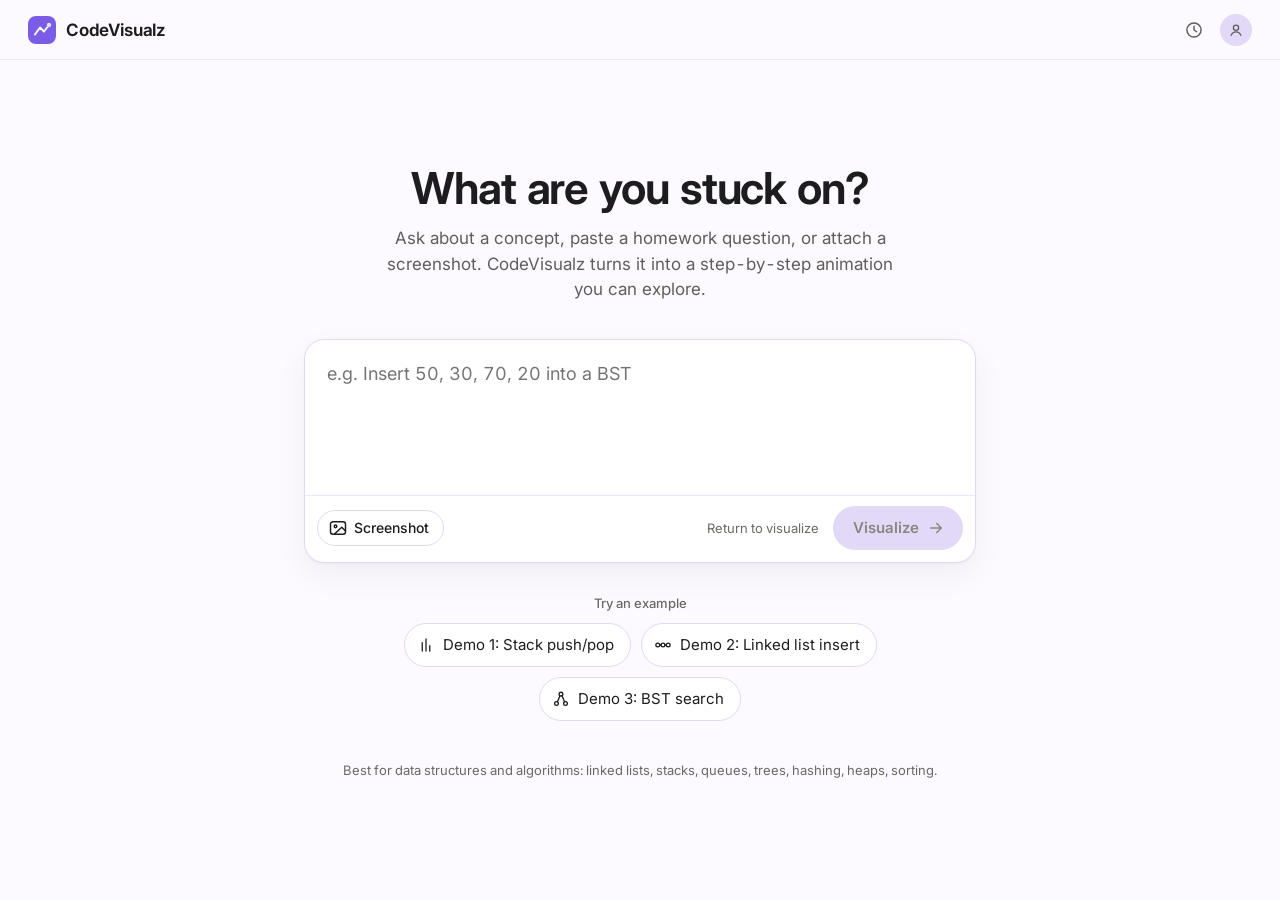
<file: frontend/index.html>
<!doctype html>
<html lang="en">
<head>
<meta charset="utf-8" />
<meta name="viewport" content="width=device-width, initial-scale=1" />
<title>CodeVisualz</title>
<link rel="preconnect" href="https://fonts.googleapis.com" />
<link rel="stylesheet" href="https://fonts.googleapis.com/css2?family=Inter:wght@400;500;600;700&display=swap" />
<link rel="stylesheet" href="style.css" />
</head>
<body>

<header class="app-header">
  <button type="button" id="brand-link" class="brand" aria-label="CodeVisualz home">
    <svg class="brand-mark" width="28" height="28" viewBox="0 0 28 28" aria-hidden="true">
      <rect width="28" height="28" rx="8"></rect>
      <path d="M7 18.5 L12 11.5 L16 15.5 L21 9" stroke="#FFFFFF" stroke-width="2" fill="none" stroke-linecap="round" stroke-linejoin="round"></path>
      <circle cx="21" cy="9" r="2.2"></circle>
    </svg>
    <span class="brand-name">CodeVisualz</span>
  </button>
  <div class="header-actions">
    <button type="button" id="new-lesson-btn" class="ghost-button" hidden>
      <svg width="18" height="18" viewBox="0 0 24 24" fill="none" stroke="currentColor" stroke-width="1.75" stroke-linecap="round" aria-hidden="true"><path d="M12 5v14M5 12h14"></path></svg>
      New lesson
    </button>
    <button type="button" class="icon-button" aria-label="Lesson history">
      <svg width="20" height="20" viewBox="0 0 24 24" fill="none" stroke="currentColor" stroke-width="1.75" stroke-linecap="round" stroke-linejoin="round" aria-hidden="true"><circle cx="12" cy="12" r="8.5"></circle><path d="M12 7.5V12l3 2"></path></svg>
    </button>
    <button type="button" class="icon-button avatar-button" aria-label="Account">
      <svg width="18" height="18" viewBox="0 0 24 24" fill="none" stroke="currentColor" stroke-width="1.75" stroke-linecap="round" aria-hidden="true"><circle cx="12" cy="9" r="3.5"></circle><path d="M5.5 19c1.2-3 3.7-4.5 6.5-4.5s5.3 1.5 6.5 4.5"></path></svg>
    </button>
  </div>
</header>

<!-- ============ START SCREEN ============ -->
<main class="start-screen" id="start-screen">
  <h1 class="start-heading">What are you stuck on?</h1>
  <p class="start-subcopy">Ask about a concept, paste a homework question, or attach a screenshot. CodeVisualz turns it into a step-by-step animation you can explore.</p>

  <div class="composer" id="composer">
    <label class="sr-only" for="question-input">Your question</label>
    <textarea
      id="question-input"
      class="composer-input"
      rows="3"
      placeholder="e.g. Insert 50, 30, 70, 20 into a BST"
    ></textarea>

    <div class="screenshot-row" id="screenshot-row" aria-hidden="true">
      <div class="screenshot-row-content">
        <div class="screenshot-thumb"><img id="screenshot-preview-img" alt="Selected screenshot preview" /></div>
        <div class="screenshot-meta">
          <div class="screenshot-filename" id="screenshot-filename"></div>
          <div class="screenshot-sub" id="screenshot-sub"></div>
        </div>
        <button type="button" id="screenshot-remove" class="remove-chip-button" aria-label="Remove screenshot">
          <span><svg width="14" height="14" viewBox="0 0 24 24" fill="none" stroke="currentColor" stroke-width="2.25" stroke-linecap="round" aria-hidden="true"><path d="M6 6l12 12M18 6L6 18"></path></svg></span>
        </button>
      </div>
    </div>
    <p id="screenshot-error" class="field-error" role="alert" hidden></p>

    <div class="composer-error-banner" id="plan-error-banner" role="alert" hidden>
      <svg width="20" height="20" viewBox="0 0 24 24" fill="none" stroke="currentColor" stroke-width="2" stroke-linecap="round" aria-hidden="true"><circle cx="12" cy="12" r="9"></circle><path d="M12 7.5v5.5M12 16.5v.01"></path></svg>
      <div>
        <div class="error-title">CodeVisualz couldn't build this lesson</div>
        <div class="error-body" id="plan-error-body"></div>
        <div class="error-code" id="plan-error-code"></div>
      </div>
    </div>

    <div class="composer-footer">
      <input type="file" id="screenshot-input" class="sr-only" accept="image/png,image/jpeg,image/webp,image/gif" />
      <button type="button" id="attach-btn" class="ghost-button">
        <svg width="20" height="20" viewBox="0 0 24 24" fill="none" stroke="currentColor" stroke-width="1.75" stroke-linecap="round" stroke-linejoin="round" aria-hidden="true"><rect x="3" y="4.5" width="18" height="15" rx="3"></rect><circle cx="9" cy="10" r="1.6"></circle><path d="M21 15.5l-4.5-4.5-9 8.5"></path></svg>
        Screenshot
      </button>
      <div class="composer-footer-right">
        <span class="footer-hint">Return to visualize</span>
        <button type="button" id="generate-btn" class="primary-pill" disabled>
          <span id="generate-btn-label">Visualize</span>
          <svg width="18" height="18" viewBox="0 0 24 24" fill="none" stroke="currentColor" stroke-width="2" stroke-linecap="round" stroke-linejoin="round" aria-hidden="true"><path d="M5 12h14M13 6l6 6-6 6"></path></svg>
        </button>
      </div>
    </div>
  </div>

  <div class="examples">
    <div class="examples-label">Try an example</div>
    <div class="example-chips" role="group" aria-label="Example prompts">
      <button type="button" class="chip" data-example="Given an empty stack numStack, what are the stack's contents after these operations? Push(numStack, 45), Push(numStack, 56), Push(numStack, 11), Pop(numStack)">
        <svg width="18" height="18" viewBox="0 0 24 24" fill="none" stroke="currentColor" stroke-width="1.75" stroke-linecap="round" aria-hidden="true"><path d="M7 20V9m5 11V4m5 16v-7"></path></svg>
        Demo 1: Stack push/pop
      </button>
      <button type="button" class="chip" data-example="numList is a doubly-linked list: 12 ⇄ 30. ListInsertAfter(numList, node 30, node 8); ListInsertAfter(numList, node 12, node 45); ListInsertAfter(numList, node 45, node 76)">
        <svg width="18" height="18" viewBox="0 0 24 24" fill="none" stroke="currentColor" stroke-width="1.75" stroke-linecap="round" stroke-linejoin="round" aria-hidden="true"><circle cx="5" cy="12" r="2.5"></circle><circle cx="12" cy="12" r="2.5"></circle><circle cx="19" cy="12" r="2.5"></circle><path d="M7.5 12h2M14.5 12h2"></path></svg>
        Demo 2: Linked list insert
      </button>
      <button type="button" class="chip" data-example="Which nodes are visited when searching for 65 in this BST? The root is 21. 21's left child is 12 and right child is 91. 12's children are 11 (left) and 19 (right). 91's children are 65 (left) and 96 (right).">
        <svg width="18" height="18" viewBox="0 0 24 24" fill="none" stroke="currentColor" stroke-width="1.75" stroke-linecap="round" aria-hidden="true"><circle cx="12" cy="5.5" r="2.5"></circle><circle cx="6" cy="18" r="2.5"></circle><circle cx="18" cy="18" r="2.5"></circle><path d="M10.6 7.6L7.3 15.8M13.4 7.6l3.3 8.2"></path></svg>
        Demo 3: BST search
      </button>
    </div>
    <p class="examples-footnote">Best for data structures and algorithms: linked lists, stacks, queues, trees, hashing, heaps, sorting.</p>
  </div>
</main>

<!-- ============ WORKSPACE SCREEN ============ -->
<main class="workspace" id="workspace-screen" hidden>

  <div class="question-bar">
    <label class="field-label-inline" for="ws-question-input">Your question</label>
    <input id="ws-question-input" class="question-bar-input" />
    <span class="screenshot-chip" id="ws-screenshot-chip" hidden></span>
    <button type="button" id="regenerate-btn" class="ghost-button-sm">
      <svg width="16" height="16" viewBox="0 0 24 24" fill="none" stroke="currentColor" stroke-width="2" stroke-linecap="round" stroke-linejoin="round" aria-hidden="true"><path d="M20 11a8 8 0 1 0-2.3 5.7M20 4v7h-7"></path></svg>
      Regenerate
    </button>
  </div>

  <div class="title-skeleton" id="title-skeleton" aria-hidden="true" hidden>
    <div class="skeleton-bar" style="height: 12px; width: 180px"></div>
    <div class="skeleton-bar" style="height: 26px; width: 420px; max-width: 80%"></div>
  </div>
  <div class="title-row" id="title-row" hidden>
    <div>
      <div class="eyebrow" id="lesson-eyebrow"></div>
      <h1 class="lesson-title" id="lesson-title"></h1>
    </div>
    <div class="lesson-meta" id="lesson-meta"></div>
  </div>

  <div class="workspace-row">

    <!-- ===== STAGE CARD ===== -->
    <section class="card stage-card" id="stage-card" aria-label="Lesson animation" hidden>
      <p class="plan-summary" id="plan-summary" hidden></p>
      <div class="stage" id="stage">
        <div id="viz-container" data-viz-stage aria-describedby="caption-text"></div>

        <div class="generating-overlay" id="generating-overlay" hidden>
          <svg width="36" height="36" viewBox="0 0 36 36" aria-hidden="true">
            <circle class="spinner-ring" cx="18" cy="18" r="15" fill="none" stroke-width="3"></circle>
            <path class="spinner-arc" d="M18 3a15 15 0 0 1 15 15" fill="none" stroke-width="3" stroke-linecap="round"></path>
          </svg>
          <div>
            <div class="generating-title">Building your lesson</div>
            <div class="generating-sub" id="generating-sub">This usually takes a few seconds.</div>
          </div>
          <button type="button" id="cancel-generate-btn" class="secondary-button">Cancel</button>
        </div>

        <div class="stage-error-banner" id="stage-error-banner" role="alert" hidden>
          <svg width="20" height="20" viewBox="0 0 24 24" fill="none" stroke="currentColor" stroke-width="2" stroke-linecap="round" aria-hidden="true"><circle cx="12" cy="12" r="9"></circle><path d="M12 7.5v5.5M12 16.5v.01"></path></svg>
          <div class="error-body" id="stage-error-body"></div>
        </div>
      </div>

      <div class="caption" id="caption-area" aria-live="polite">
        <span class="step-badge" id="step-badge"></span>
        <div class="caption-body" id="caption-body">
          <span class="captions-loading-chip" id="captions-loading-chip" hidden>
            <svg width="14" height="14" viewBox="0 0 18 18" aria-hidden="true"><circle cx="9" cy="9" r="7" fill="none" stroke="var(--accent-line)" stroke-width="2.5"></circle><path d="M9 2a7 7 0 0 1 7 7" fill="none" stroke="var(--accent-strong)" stroke-width="2.5" stroke-linecap="round"></path></svg>
            Writing explanations — the animation is ready to explore
          </span>
          <div class="step-tag" id="step-tag"></div>
          <p class="caption-text" id="caption-text"></p>
        </div>
      </div>

      <div class="playback">
        <div class="progress-row" role="progressbar" id="progress-row" aria-label="Lesson progress" aria-valuemin="1"></div>
        <div class="playback-controls">
          <div>
            <button type="button" id="btn-restart" class="ghost-toolbar-button" disabled>
              <svg width="18" height="18" viewBox="0 0 24 24" fill="none" stroke="currentColor" stroke-width="1.85" stroke-linecap="round" stroke-linejoin="round" aria-hidden="true"><path d="M4 12a8 8 0 1 0 2.4-5.7M4 4v5h5"></path></svg>
              Restart
            </button>
          </div>
          <div class="playback-center">
            <button type="button" id="btn-back" class="ghost-toolbar-button" disabled>
              <svg width="18" height="18" viewBox="0 0 24 24" fill="none" stroke="currentColor" stroke-width="2" stroke-linecap="round" stroke-linejoin="round" aria-hidden="true"><path d="M15 6l-6 6 6 6"></path></svg>
              Back
            </button>
            <button type="button" id="btn-next" class="ghost-toolbar-button" disabled style="padding: 0 10px 0 14px">
              Next
              <svg width="18" height="18" viewBox="0 0 24 24" fill="none" stroke="currentColor" stroke-width="2" stroke-linecap="round" stroke-linejoin="round" aria-hidden="true"><path d="M9 6l6 6-6 6"></path></svg>
            </button>
          </div>
          <div class="playback-right">
            <span><kbd>&larr;</kbd> <kbd>&rarr;</kbd></span>
            <span class="step-counter" id="step-counter"></span>
          </div>
        </div>
      </div>
    </section>

    <!-- ===== TEXT FALLBACK ===== -->
    <article class="card text-fallback" id="text-fallback" hidden>
      <div class="text-note">
        <svg width="20" height="20" viewBox="0 0 24 24" fill="none" stroke="currentColor" stroke-width="1.85" stroke-linecap="round" aria-hidden="true"><circle cx="12" cy="12" r="9"></circle><path d="M12 11v5.5M12 7.5v.01"></path></svg>
        <div class="text-note-body"><strong>This one reads better as text.</strong> It doesn't map to a step-by-step animation, so here's a written explanation instead.</div>
      </div>
      <div class="text-body" id="text-body"></div>
    </article>

    <!-- ===== RAIL ===== -->
    <aside class="rail">
      <section class="card practice-card" id="practice-panel" aria-labelledby="practice-prompt" hidden>
        <div class="practice-header">
          <span class="practice-kicker">
            <svg width="16" height="16" viewBox="0 0 24 24" fill="none" stroke="currentColor" stroke-width="2" stroke-linecap="round" stroke-linejoin="round" aria-hidden="true"><circle cx="12" cy="12" r="9"></circle><path d="M9.5 9.5a2.5 2.5 0 1 1 3.5 2.3c-.6.3-1 .8-1 1.5v.4M12 16.8v.01"></path></svg>
            Quick check
          </span>
          <span class="practice-step-label" id="practice-step-label"></span>
        </div>
        <h2 id="practice-prompt" class="practice-prompt"></h2>
        <p class="practice-context" id="practice-context" hidden></p>
        <div role="group" aria-label="Answer choices" class="practice-choices" id="practice-choices"></div>
        <div class="practice-actions" id="practice-actions"></div>
        <div id="practice-feedback-slot"></div>
      </section>

      <section class="card complete-card" id="complete-panel" aria-labelledby="complete-heading" hidden>
        <span class="complete-icon">
          <svg width="22" height="22" viewBox="0 0 24 24" fill="none" stroke="currentColor" stroke-width="2.4" stroke-linecap="round" stroke-linejoin="round" aria-hidden="true"><path d="M5 12.5l4.5 4.5L19 7.5"></path></svg>
        </span>
        <h2 id="complete-heading" class="complete-title">Lesson complete</h2>
        <p class="complete-sub" id="complete-sub"></p>
        <dl class="stat-tiles" id="complete-stats"></dl>
        <div class="complete-actions">
          <button type="button" id="replay-btn" class="secondary-button">Replay</button>
          <button type="button" id="complete-new-lesson-btn" class="primary-pill">New lesson</button>
        </div>
      </section>

      <section class="card sandbox-card" id="sandbox-panel" hidden>
        <div class="sandbox-label">Try your own operations</div>
        <p class="sandbox-hint" id="sandbox-hint">Type comma-separated ops for this structure, e.g. <code>push 5, pop</code>.</p>
        <form class="sandbox-form" id="sandbox-form">
          <label class="sr-only" for="sandbox-input">Your operations</label>
          <input id="sandbox-input" class="sandbox-input" placeholder="push 5, pop" />
          <button type="submit" class="sandbox-run-button">Run</button>
        </form>
        <p id="sandbox-error" class="field-error" role="alert" hidden></p>
      </section>

      <nav class="card outline" id="lesson-outline" aria-label="Lesson steps" hidden>
        <div class="outline-header">
          <span class="outline-title">Lesson steps</span>
          <span class="outline-meta" id="outline-meta"></span>
        </div>
        <ol class="outline-list" id="outline-list"></ol>
      </nav>
    </aside>
  </div>
</main>

<script type="module" src="app.js"></script>
</body>
</html>
</file>
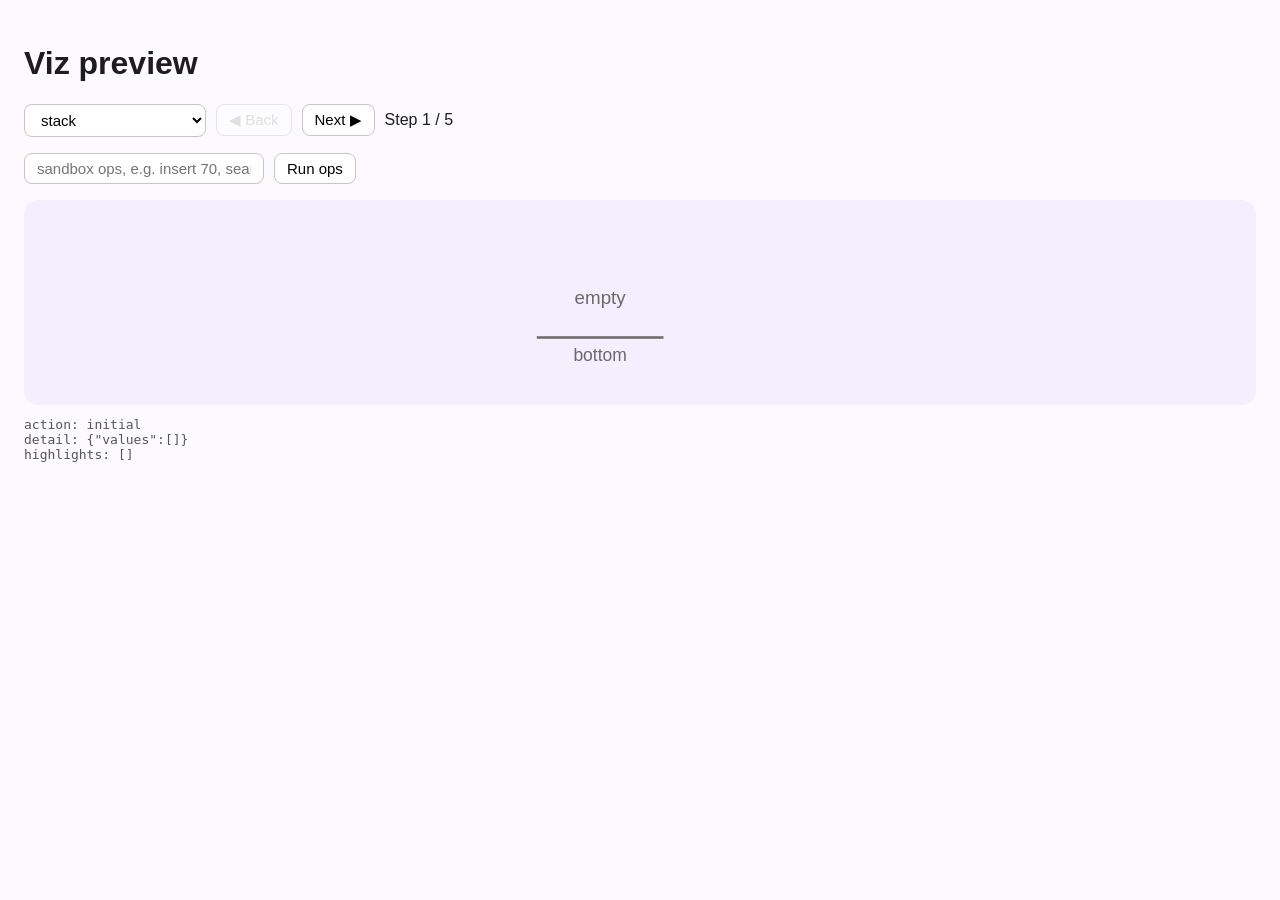
<file: frontend/viz/preview.html>
<!doctype html>
<html lang="en">
<head>
<meta charset="utf-8">
<meta name="viewport" content="width=device-width, initial-scale=1">
<title>Viz preview</title>
<link rel="stylesheet" href="../style.css">
<style>
  body { font-family: var(--font, sans-serif); margin: 0; padding: 24px; background: var(--bg, #FCFAFF); color: var(--text, #1D1D1F); }
  .bar { display: flex; flex-wrap: wrap; gap: 10px; align-items: center; margin-bottom: 16px; }
  .bar button, .bar select, .bar input { font: inherit; font-size: 15px; padding: 6px 12px; border-radius: 8px; border: 1px solid #C9C6BF; background: #fff; }
  .bar button { cursor: pointer; }
  .bar button:disabled { opacity: 0.4; cursor: default; }
  .bar input { min-width: 240px; }
  #viz { background: var(--stage, #F4EEFF); border-radius: 14px; padding: 20px 16px; min-height: 160px; }
  #meta { font-family: ui-monospace, Menlo, monospace; font-size: 13px; margin-top: 12px; color: #555; white-space: pre-wrap; }
  #question { margin-top: 16px; font-size: 16px; }
  #question button { margin: 6px 8px 0 0; font: inherit; padding: 4px 10px; border-radius: 8px; border: 1px solid #C9C6BF; background: #fff; cursor: pointer; }
  .right { color: #1E7B3A; font-weight: 600; } .wrong { color: #8C1D18; font-weight: 600; }
  #error { color: #8C1D18; }
</style>
</head>
<body>
<h1>Viz preview</h1>
<div class="bar">
  <select id="structure"></select>
  <button id="back">◀ Back</button>
  <button id="next">Next ▶</button>
  <span id="counter"></span>
</div>
<div class="bar">
  <input id="sandbox" placeholder="sandbox ops, e.g. insert 70, search 70">
  <button id="run">Run ops</button>
</div>
<div id="viz"></div>
<div id="meta"></div>
<div id="question"></div>
<p id="error"></p>

<script type="module">
import { PLANS } from './_samples.js';

const $ = (id) => document.getElementById(id);
let mod, plan, ops, steps = [], qs = [], index = 0;

for (const name of Object.keys(PLANS)) {
  const o = document.createElement('option');
  o.value = o.textContent = name;
  $('structure').append(o);
}

async function load(structure) {
  try {
    mod = await import(`./${structure}.js`);
    plan = PLANS[structure];
    ops = plan.ops.slice();
    compute(0);
  } catch (e) {
    $('error').textContent = `Failed to load ${structure}: ${e.message}. Open this page over HTTP, not file://.`;
  }
}

function compute(startAt) {
  steps = mod.run(plan.initial, ops);
  qs = mod.questions(steps);
  index = Math.min(startAt, steps.length - 1);
  $('error').textContent = '';
  show();
}

// Same "op args, op args" format as the app's sandbox.
$('run').onclick = () => {
  const extra = $('sandbox').value.split(',').map((p) => p.trim()).filter(Boolean)
    .map((p) => { const [op, ...args] = p.split(/\s+/); return { op: op.toLowerCase(), args }; });
  const first = steps.length;
  ops = ops.concat(extra);
  compute(first);
};

function show() {
  const step = steps[index];
  mod.render($('viz'), step);
  $('counter').textContent = `Step ${index + 1} / ${steps.length}`;
  $('back').disabled = index === 0;
  $('next').disabled = index === steps.length - 1;
  $('meta').textContent = `action: ${step.action}\ndetail: ${JSON.stringify(step.detail)}\nhighlights: ${JSON.stringify(step.highlights)}`;

  const q = qs.find((x) => x.stepIndex === index);
  const box = $('question');
  box.replaceChildren();
  if (!q) return;
  const p = document.createElement('div');
  p.textContent = `Practice: ${q.prompt}`;
  const result = document.createElement('div');
  box.append(p);
  for (const choice of q.choices) {
    const b = document.createElement('button');
    b.textContent = choice;
    b.onclick = () => {
      const ok = choice === q.answer;
      result.className = ok ? 'right' : 'wrong';
      result.textContent = ok ? 'Correct!' : `Not quite. The answer is ${q.answer}.`;
    };
    box.append(b);
  }
  box.append(result);
}

$('back').onclick = () => { if (index > 0) { index--; show(); } };
$('next').onclick = () => { if (index < steps.length - 1) { index++; show(); } };
$('structure').onchange = (e) => load(e.target.value);
document.addEventListener('keydown', (e) => {
  if (e.target.tagName === 'INPUT') return;
  if (e.key === 'ArrowLeft') $('back').click();
  if (e.key === 'ArrowRight') $('next').click();
});
load($('structure').value);
</script>
</body>
</html>
</file>
<file: frontend/style.css>
:root {
  /* Neutrals: mostly white with a lavender wash */
  --bg: #FCFAFF;
  --bg-glass: rgba(252, 250, 255, 0.86);
  --surface: #FFFFFF;
  --stage: #F4EEFF;
  --muted: #EFE8FD;
  --line: #E2D8F7;
  --line-soft: #ECE5FB;
  --line-strong: #C9C6BF;

  --text: #1D1D1F;
  --text-2: #5F5E5B;
  --text-3: #6B6965;
  --text-disabled: #8A8780;

  --accent: #C4B1FF;
  --on-accent: #2A1661;
  --accent-strong: #7B5CE6;
  --accent-text: #5B3CC4;
  --accent-tint: #F1EBFF;
  --accent-mark: #E6DCFF;
  --accent-line: #D9CCFF;
  --accent-shadow: rgba(123, 92, 230, 0.22);

  --collision-bg: #FFF1E2; --collision-border: #E8913A; --collision-text: #A64B00;
  --placed-bg: #E9F6EC; --placed-border: #2F9E55; --placed-text: #1E7B3A; --placed-key: #14532D;
  --error-bg: #FDEDEC; --error-border: #F3C4C0; --error-icon: #B3261E; --error-title: #8C1D18; --error-choice-border: #C5372C;

  --font: -apple-system, BlinkMacSystemFont, "SF Pro Text", Inter, "Segoe UI", Roboto, sans-serif;
  --font-mono: "SF Mono", ui-monospace, Menlo, monospace;

  --r-xs: 5px;
  --r-sm: 8px;
  --r-md: 12px;
  --r-lg: 14px;
  --r-xl: 20px;
  --r-pill: 999px;

  --shadow-card: 0 1px 2px rgba(0, 0, 0, 0.04), 0 12px 32px rgba(0, 0, 0, 0.05);
  --shadow-primary: 0 2px 8px var(--accent-shadow);

  --ease: cubic-bezier(.2, .8, .2, 1);
  --dur-fast: 160ms;
  --dur-base: 240ms;
}

* {
  box-sizing: border-box;
}

/* Many components below set their own `display` (flex/grid/etc). Author
   rules normally beat the UA default `[hidden] { display: none }`, so
   without this, toggling `el.hidden = true` on those elements silently did
   nothing and they stayed on screen. This makes `hidden` always win. */
[hidden] {
  display: none !important;
}

html,
body {
  margin: 0;
  padding: 0;
  background: var(--bg);
  color: var(--text);
  font-family: var(--font);
  -webkit-font-smoothing: antialiased;
  font-variant-numeric: tabular-nums;
}

.sr-only {
  position: absolute;
  width: 1px;
  height: 1px;
  overflow: hidden;
  clip: rect(0 0 0 0);
  white-space: nowrap;
}

button {
  font-family: inherit;
}

:focus-visible {
  box-shadow: 0 0 0 3px var(--accent-line);
  outline: 2px solid var(--accent-strong);
  outline-offset: 1px;
}

/* ===== Header ===== */

.app-header {
  position: sticky;
  top: 0;
  z-index: 5;
  height: 60px;
  display: flex;
  align-items: center;
  justify-content: space-between;
  gap: 16px;
  padding: 0 28px;
  background: var(--bg-glass);
  backdrop-filter: saturate(180%) blur(20px);
  -webkit-backdrop-filter: saturate(180%) blur(20px);
  border-bottom: 1px solid var(--line-soft);
}

.brand {
  display: flex;
  align-items: center;
  gap: 10px;
  color: var(--text);
  text-decoration: none;
  background: none;
  border: 0;
  cursor: pointer;
  padding: 0;
}

.brand-mark rect {
  fill: var(--accent-strong);
}

.brand-mark circle {
  fill: var(--accent-mark);
}

.brand-name {
  font-size: 17px;
  font-weight: 650;
  letter-spacing: -0.01em;
}

.header-actions {
  display: flex;
  align-items: center;
  gap: 6px;
}

.icon-button {
  width: 40px;
  height: 40px;
  display: flex;
  align-items: center;
  justify-content: center;
  border: 0;
  border-radius: var(--r-pill);
  background: transparent;
  color: var(--text-2);
  cursor: pointer;
}

.icon-button:hover {
  background: var(--muted);
}

.avatar-button {
  width: 32px;
  height: 32px;
  background: var(--line);
}

.avatar-button:hover {
  background: var(--line-strong);
}

/* ===== Buttons ===== */

.ghost-button {
  height: 36px;
  padding: 0 14px 0 10px;
  display: inline-flex;
  align-items: center;
  gap: 6px;
  border-radius: var(--r-pill);
  border: 1px solid var(--line);
  background: var(--surface);
  color: var(--text);
  font-size: 14px;
  font-weight: 500;
  cursor: pointer;
}

.ghost-button:hover {
  background: var(--muted);
}

.ghost-toolbar-button {
  height: 44px;
  padding: 0 14px 0 10px;
  display: inline-flex;
  align-items: center;
  gap: 6px;
  border: 0;
  border-radius: var(--r-md);
  background: transparent;
  color: var(--text);
  font-size: 15px;
  font-weight: 500;
  cursor: pointer;
}

.ghost-toolbar-button:disabled {
  color: var(--line-strong);
  cursor: default;
}

.ghost-toolbar-button:not(:disabled):hover {
  background: var(--muted);
}

.primary-pill {
  height: 44px;
  padding: 0 18px 0 20px;
  display: inline-flex;
  align-items: center;
  gap: 8px;
  border: 0;
  border-radius: var(--r-pill);
  background: var(--accent);
  color: var(--on-accent);
  font-size: 15px;
  font-weight: 600;
  cursor: pointer;
  box-shadow: var(--shadow-primary);
}

.primary-pill:disabled {
  background: var(--line);
  color: var(--text-disabled);
  cursor: default;
  box-shadow: none;
}

.secondary-button {
  height: 44px;
  padding: 0 16px;
  border: 1px solid var(--line-strong);
  border-radius: var(--r-md);
  background: var(--surface);
  color: var(--text);
  font-size: 15px;
  font-weight: 600;
  cursor: pointer;
}

.secondary-button:hover {
  background: var(--muted);
}

.text-link-button {
  background: none;
  border: 0;
  color: var(--accent-text);
  font-size: 15px;
  font-weight: 500;
  cursor: pointer;
  padding: 0 14px;
  height: 44px;
}

/* ===== Start screen / composer ===== */

.start-screen {
  max-width: 720px;
  margin: 0 auto;
  padding: 104px 24px 72px;
}

.start-heading {
  margin: 0;
  text-align: center;
  font-size: 44px;
  line-height: 1.1;
  font-weight: 650;
  letter-spacing: -0.025em;
}

.start-subcopy {
  margin: 14px auto 0;
  max-width: 520px;
  text-align: center;
  font-size: 17px;
  line-height: 1.5;
  color: var(--text-2);
}

.composer {
  margin-top: 36px;
  background: var(--surface);
  border: 1px solid var(--line);
  border-radius: var(--r-xl);
  box-shadow: var(--shadow-card);
  overflow: hidden;
  transition: border-color var(--dur-base) var(--ease);
}

.composer.has-error {
  border-color: var(--error-border);
}

/* Height is set from JS (scrollHeight) as the student types, so the box
   grows with the content instead of scrolling internally. The transition
   animates each step of that growth; max-height caps it before it falls
   back to an internal scrollbar.
   Design review will keep flagging this `height` transition as a
   layout-thrash risk — sanctioned exception: the reflow comes from
   reading scrollHeight in JS, which any auto-grow technique needs
   regardless of which CSS property receives the result afterward;
   grid-template-rows would not remove that cost here. One textarea,
   per-keystroke, is the standard pattern (GitHub/Twitter compose boxes
   use the same approach). */
.composer-input {
  display: block;
  width: 100%;
  min-height: 96px;
  max-height: 320px;
  resize: none;
  border: 0;
  outline: none;
  padding: 20px 22px 12px;
  font: inherit;
  font-size: 18px;
  line-height: 1.5;
  color: var(--text);
  background: transparent;
  box-sizing: border-box;
  overflow-y: auto;
  transition: height 320ms cubic-bezier(0.16, 1, 0.3, 1);
}

/* Collapses via grid-template-rows (0fr <-> 1fr) rather than animating
   max-height/margin/padding directly, which would thrash layout every
   frame. Margin/padding stay static on the inner content element; only
   the grid track size and opacity are animated. */
.screenshot-row {
  display: grid;
  grid-template-rows: 0fr;
  opacity: 0;
  overflow: hidden;
  transition: grid-template-rows 320ms cubic-bezier(0.16, 1, 0.3, 1), opacity 200ms ease;
}

.screenshot-row.is-visible {
  grid-template-rows: 1fr;
  opacity: 1;
}

.screenshot-row-content {
  min-height: 0;
  overflow: hidden;
  margin: 10px 14px 12px;
  padding: 10px 4px 10px 10px;
  display: flex;
  align-items: center;
  gap: 12px;
  background: var(--muted);
  border-radius: var(--r-lg);
}

.screenshot-thumb {
  width: 76px;
  height: 56px;
  flex-shrink: 0;
  box-sizing: border-box;
  background: var(--surface);
  border: 1px solid var(--line);
  border-radius: var(--r-sm);
  overflow: hidden;
}

.screenshot-thumb img {
  width: 100%;
  height: 100%;
  object-fit: cover;
  display: block;
}

.screenshot-meta {
  flex: 1;
  min-width: 0;
}

.screenshot-filename {
  font-size: 14px;
  font-weight: 500;
  white-space: nowrap;
  overflow: hidden;
  text-overflow: ellipsis;
}

.screenshot-sub {
  margin-top: 2px;
  font-size: 13px;
  color: var(--text-3);
}

.remove-chip-button {
  width: 44px;
  height: 44px;
  flex-shrink: 0;
  display: flex;
  align-items: center;
  justify-content: center;
  border: 0;
  background: transparent;
  cursor: pointer;
  padding: 0;
}

.remove-chip-button span {
  width: 28px;
  height: 28px;
  display: flex;
  align-items: center;
  justify-content: center;
  border-radius: var(--r-pill);
  background: var(--line);
  color: #3A3A3C;
}

.composer-error-banner {
  margin: 0 14px 12px;
  padding: 14px 16px;
  display: flex;
  gap: 12px;
  align-items: flex-start;
  background: var(--error-bg);
  border: 1px solid var(--error-border);
  border-radius: var(--r-lg);
}

.composer-error-banner svg {
  flex-shrink: 0;
  margin-top: 1px;
  color: var(--error-icon);
}

.error-title {
  font-size: 15px;
  font-weight: 600;
  color: var(--text);
}

.error-body {
  margin-top: 3px;
  font-size: 14px;
  line-height: 1.45;
  color: #3A3A3C;
}

.error-code {
  margin-top: 6px;
  font-size: 12px;
  color: var(--text-3);
  font-family: var(--font-mono);
}

.composer-footer {
  display: flex;
  align-items: center;
  justify-content: space-between;
  gap: 12px;
  padding: 10px 12px 12px;
  border-top: 1px solid var(--line-soft);
}

.composer-footer-right {
  display: flex;
  align-items: center;
  gap: 14px;
}

.footer-hint {
  font-size: 13px;
  color: var(--text-3);
}

.examples {
  margin-top: 32px;
}

.examples-label {
  text-align: center;
  font-size: 13px;
  font-weight: 500;
  color: var(--text-3);
}

.example-chips {
  margin-top: 12px;
  display: flex;
  flex-wrap: wrap;
  justify-content: center;
  gap: 10px;
}

.chip {
  height: 44px;
  padding: 0 16px 0 12px;
  display: inline-flex;
  align-items: center;
  gap: 8px;
  border: 1px solid var(--line);
  border-radius: var(--r-pill);
  background: var(--surface);
  color: var(--text);
  font-size: 15px;
  cursor: pointer;
}

.chip:hover {
  background: var(--muted);
}

.examples-footnote {
  margin: 40px 0 0;
  text-align: center;
  font-size: 13px;
  line-height: 1.5;
  color: var(--text-3);
}

/* ===== Workspace ===== */

.workspace {
  max-width: 1360px;
  margin: 0 auto;
  padding: 20px 32px 40px;
  display: flex;
  flex-direction: column;
  gap: 20px;
}

.question-bar {
  min-height: 56px;
  padding: 6px 8px 6px 16px;
  display: flex;
  flex-wrap: wrap;
  align-items: center;
  gap: 12px;
  background: var(--surface);
  border: 1px solid var(--line);
  border-radius: var(--r-lg);
}

.field-label-inline {
  font-size: 13px;
  font-weight: 500;
  color: var(--text-3);
  white-space: nowrap;
}

.question-bar-input {
  flex: 1 1 320px;
  min-width: 0;
  height: 40px;
  border: 0;
  outline: none;
  background: transparent;
  font: inherit;
  font-size: 15px;
  color: var(--text);
}

.screenshot-chip {
  height: 32px;
  padding: 0 10px 0 4px;
  display: inline-flex;
  align-items: center;
  gap: 8px;
  border-radius: var(--r-sm);
  background: var(--muted);
  font-size: 13px;
  color: #3A3A3C;
}

.ghost-button-sm {
  height: 40px;
  padding: 0 14px 0 12px;
  display: inline-flex;
  align-items: center;
  gap: 6px;
  border: 1px solid var(--line);
  border-radius: var(--r-sm);
  background: var(--surface);
  color: var(--text);
  font-size: 14px;
  font-weight: 500;
  cursor: pointer;
}

.ghost-button-sm:hover {
  background: var(--muted);
}

.title-row {
  display: flex;
  flex-wrap: wrap;
  align-items: flex-end;
  justify-content: space-between;
  gap: 8px 16px;
}

.eyebrow {
  font-size: 13px;
  font-weight: 500;
  color: var(--text-3);
}

.lesson-title {
  margin: 4px 0 0;
  font-size: 28px;
  line-height: 1.2;
  font-weight: 650;
  letter-spacing: -0.02em;
}

.lesson-meta {
  font-size: 14px;
  color: var(--text-2);
}

.title-skeleton {
  display: flex;
  flex-direction: column;
  gap: 10px;
  padding: 4px 0;
}

.skeleton-bar {
  border-radius: 6px;
  background: var(--line-soft);
}

.workspace-row {
  display: flex;
  flex-wrap: wrap;
  align-items: flex-start;
  gap: 24px;
}

.card {
  background: var(--surface);
  border: 1px solid var(--line);
  border-radius: var(--r-xl);
  box-shadow: var(--shadow-card);
}

/* ===== Stage card ===== */

.stage-card {
  flex: 999 1 640px;
  min-width: 0;
  display: flex;
  flex-direction: column;
  overflow: hidden;
}

.plan-summary {
  margin: 0;
  padding: 10px 28px;
  font-size: 13px;
  line-height: 1.4;
  color: var(--text-2);
  background: var(--muted);
  border-bottom: 1px solid var(--line-soft);
}

.stage {
  position: relative;
  min-height: 430px;
  padding: 22px 32px 20px;
  display: flex;
  flex-direction: column;
  gap: 18px;
  background: var(--stage);
  border-bottom: 1px solid var(--line-soft);
}

#viz-container {
  flex: 1;
  display: flex;
  flex-direction: column;
}

.stage-error-banner {
  flex: 1;
  display: flex;
  gap: 12px;
  align-items: flex-start;
  padding: 20px;
  background: var(--error-bg);
  border: 1px solid var(--error-border);
  border-radius: var(--r-lg);
}

.stage-error-banner svg {
  flex-shrink: 0;
  margin-top: 1px;
  color: var(--error-icon);
}

.generating-overlay {
  flex: 1;
  display: flex;
  flex-direction: column;
  align-items: center;
  justify-content: center;
  gap: 22px;
  padding: 12px 0;
  text-align: center;
}

.spinner-ring {
  stroke: var(--line);
}

.spinner-arc {
  stroke: var(--accent-strong);
}

.generating-title {
  font-size: 20px;
  font-weight: 600;
  letter-spacing: -0.01em;
}

.generating-sub {
  margin-top: 4px;
  font-size: 15px;
  color: var(--text-2);
}

.caption {
  min-height: 116px;
  padding: 20px 28px 18px;
  display: flex;
  gap: 16px;
  align-items: flex-start;
}

.step-badge {
  width: 32px;
  height: 32px;
  flex-shrink: 0;
  border-radius: var(--r-pill);
  background: var(--muted);
  display: flex;
  align-items: center;
  justify-content: center;
  font-size: 14px;
  font-weight: 650;
}

.caption-body {
  flex: 1;
  min-width: 0;
}

.step-tag {
  font-size: 12px;
  font-weight: 600;
  letter-spacing: 0.04em;
  text-transform: uppercase;
  color: var(--text-2);
}

.step-tag.tag-collision { color: var(--collision-text); }
.step-tag.tag-placed { color: var(--placed-text); }
.step-tag.tag-hash { color: var(--accent-text); }

.caption-text {
  margin: 4px 0 0;
  font-size: 21px;
  line-height: 1.35;
  font-weight: 600;
  letter-spacing: -0.01em;
  transition: opacity var(--dur-fast) var(--ease);
}

.captions-loading-chip {
  align-self: flex-start;
  height: 26px;
  padding: 0 10px 0 8px;
  display: inline-flex;
  align-items: center;
  gap: 7px;
  border-radius: var(--r-pill);
  background: var(--accent-tint);
  color: var(--accent-text);
  font-size: 13px;
  font-weight: 500;
}

.playback {
  padding: 0 16px 14px;
  border-top: 1px solid var(--line-soft);
}

.progress-row {
  display: grid;
  gap: 4px;
  padding: 12px 4px;
}

.progress-segment {
  height: 4px;
  border-radius: 2px;
  background: var(--line);
  transition: background-color var(--dur-base) var(--ease);
}

.progress-segment.is-done {
  background: var(--accent-strong);
}

.playback-controls {
  display: grid;
  grid-template-columns: minmax(0, 1fr) auto minmax(0, 1fr);
  align-items: center;
  gap: 12px;
}

.playback-center {
  display: flex;
  align-items: center;
  gap: 8px;
}

.playback-right {
  justify-self: end;
  display: flex;
  align-items: center;
  gap: 10px;
}

kbd {
  font-family: inherit;
  font-size: 11px;
  padding: 2px 6px;
  border: 1px solid var(--line);
  border-radius: var(--r-xs);
  background: var(--surface);
}

.step-counter {
  font-size: 14px;
  font-weight: 600;
  color: var(--text);
}

.step-counter.is-off {
  color: var(--text-disabled);
}

/* ===== Rail ===== */

.rail {
  flex: 1 1 320px;
  max-width: 400px;
  min-width: 0;
  display: flex;
  flex-direction: column;
  gap: 16px;
}

.practice-card,
.complete-card,
.sandbox-card {
  padding: 20px;
}

.practice-header {
  display: flex;
  align-items: center;
  justify-content: space-between;
}

.practice-kicker {
  display: flex;
  align-items: center;
  gap: 6px;
  font-size: 13px;
  font-weight: 600;
  color: var(--accent-text);
}

.practice-step-label {
  font-size: 12px;
  color: var(--text-3);
}

.practice-prompt {
  margin: 10px 0 0;
  font-size: 19px;
  line-height: 1.3;
  font-weight: 650;
  letter-spacing: -0.01em;
}

.practice-context {
  margin: 6px 0 0;
  font-size: 14px;
  line-height: 1.5;
  color: var(--text-2);
}

.practice-choices {
  margin-top: 16px;
  display: grid;
  grid-template-columns: repeat(auto-fit, minmax(90px, 1fr));
  gap: 8px;
}

.choice-button {
  position: relative;
  min-height: 56px;
  padding: 10px 8px;
  box-sizing: border-box;
  border-radius: var(--r-lg);
  display: flex;
  align-items: center;
  justify-content: center;
  text-align: center;
  font: inherit;
  font-size: 15px;
  font-weight: 600;
  cursor: pointer;
  background: var(--surface);
  border: 1px solid var(--line);
  color: var(--text);
}

.choice-button:disabled {
  cursor: default;
}

.choice-button.is-selected {
  background: var(--accent-tint);
  border: 2px solid var(--accent-strong);
  color: var(--accent-text);
}

.choice-button.is-incorrect {
  background: var(--error-bg);
  border: 2px solid var(--error-choice-border);
  color: var(--error-title);
}

.choice-button.is-correct {
  background: var(--placed-bg);
  border: 2px solid var(--placed-border);
  color: var(--placed-key);
}

.choice-button.is-dimmed {
  opacity: 0.55;
}

.choice-mark {
  position: absolute;
  top: -8px;
  right: -8px;
  width: 20px;
  height: 20px;
  border-radius: var(--r-pill);
  border: 2px solid var(--surface);
  display: flex;
  align-items: center;
  justify-content: center;
  font-size: 11px;
  font-weight: 700;
  color: #FFFFFF;
}

.choice-mark.mark-incorrect { background: var(--error-icon); }
.choice-mark.mark-correct { background: var(--placed-text); }

.practice-actions {
  margin-top: 16px;
  display: flex;
  align-items: center;
  gap: 8px;
}

.practice-actions .primary-pill,
.practice-actions .secondary-button,
.practice-actions .text-link-button {
  flex: 1;
  border-radius: var(--r-md);
}

.feedback-box {
  margin-top: 16px;
  padding: 14px 16px;
  border-radius: var(--r-lg);
}

.feedback-box.is-wrong {
  background: var(--error-bg);
  border: 1px solid var(--error-border);
}

.feedback-box.is-right {
  background: var(--placed-bg);
  border: 1px solid #B7DFC2;
}

.feedback-head {
  display: flex;
  align-items: center;
  gap: 8px;
}

.feedback-head svg.icon-wrong { color: var(--error-icon); }
.feedback-head svg.icon-right { color: var(--placed-text); }

.feedback-title {
  font-size: 15px;
  font-weight: 600;
}

.feedback-box.is-wrong .feedback-title { color: var(--error-title); }
.feedback-box.is-right .feedback-title { color: var(--placed-key); }

.feedback-body {
  margin: 6px 0 0;
  font-size: 14px;
  line-height: 1.55;
  color: #3A3A3C;
}

/* ===== Complete card ===== */

.complete-icon {
  width: 40px;
  height: 40px;
  border-radius: var(--r-pill);
  background: var(--placed-bg);
  color: var(--placed-text);
  display: flex;
  align-items: center;
  justify-content: center;
}

.complete-title {
  margin: 14px 0 0;
  font-size: 20px;
  font-weight: 650;
  letter-spacing: -0.01em;
}

.complete-sub {
  margin: 4px 0 0;
  font-size: 14px;
  line-height: 1.5;
  color: var(--text-2);
}

.stat-tiles {
  margin: 16px 0 0;
  display: grid;
  grid-template-columns: repeat(auto-fit, minmax(90px, 1fr));
  gap: 8px;
}

.stat-tile {
  padding: 10px 12px;
  background: var(--muted);
  border-radius: var(--r-md);
}

.stat-label {
  font-size: 12px;
  color: var(--text-2);
}

.stat-value {
  margin-top: 2px;
  font-size: 20px;
  font-weight: 650;
}

.complete-actions {
  margin-top: 18px;
  display: flex;
  gap: 8px;
}

.complete-actions .secondary-button,
.complete-actions .primary-pill {
  flex: 1;
  border-radius: var(--r-md);
}

.complete-actions .primary-pill {
  flex: 1.4;
}

/* ===== Sandbox card ===== */

.sandbox-label {
  font-size: 15px;
  font-weight: 600;
}

.sandbox-hint {
  margin: 4px 0 0;
  font-size: 13px;
  line-height: 1.5;
  color: var(--text-3);
}

.sandbox-form {
  margin-top: 12px;
  display: flex;
  gap: 8px;
}

.sandbox-input {
  flex: 1;
  min-width: 0;
  height: 44px;
  padding: 0 14px;
  border: 1px solid var(--line);
  border-radius: var(--r-md);
  font: inherit;
  font-size: 15px;
  background: var(--stage);
  color: var(--text);
}

.sandbox-run-button {
  height: 44px;
  padding: 0 16px;
  border: 0;
  border-radius: var(--r-md);
  background: var(--accent);
  color: var(--on-accent);
  font: inherit;
  font-size: 15px;
  font-weight: 600;
  cursor: pointer;
}

/* ===== Lesson outline ===== */

.outline {
  padding: 14px 10px 10px;
}

.outline-header {
  display: flex;
  align-items: baseline;
  justify-content: space-between;
  padding: 0 10px 8px;
}

.outline-title {
  font-size: 15px;
  font-weight: 600;
}

.outline-meta {
  font-size: 13px;
  color: var(--text-3);
}

.outline-list {
  margin: 0;
  padding: 0;
  list-style: none;
  display: flex;
  flex-direction: column;
  gap: 2px;
}

.outline-row {
  width: 100%;
  min-height: 44px;
  padding: 8px 10px;
  box-sizing: border-box;
  display: flex;
  align-items: center;
  gap: 12px;
  border: 0;
  border-radius: var(--r-sm);
  text-align: left;
  font: inherit;
  font-size: 14px;
  cursor: pointer;
  background: transparent;
  color: var(--text);
}

.outline-row:hover {
  background: var(--muted);
}

.outline-row.is-current {
  background: var(--accent-tint);
  color: var(--text);
  font-weight: 600;
}

.outline-row.is-done {
  color: var(--text-2);
}

.outline-num {
  width: 24px;
  height: 24px;
  flex-shrink: 0;
  border-radius: var(--r-pill);
  display: flex;
  align-items: center;
  justify-content: center;
  font-size: 12px;
  font-weight: 650;
  background: var(--surface);
  color: var(--text-3);
  box-shadow: inset 0 0 0 1px var(--line-strong);
}

.outline-row.is-current .outline-num {
  background: var(--accent);
  color: var(--on-accent);
  box-shadow: none;
}

.outline-row.is-done .outline-num {
  background: var(--placed-bg);
  color: var(--placed-text);
  box-shadow: none;
}

.outline-label {
  flex: 1;
  min-width: 0;
  overflow: hidden;
  text-overflow: ellipsis;
  white-space: nowrap;
}

.outline-quick-pill {
  padding: 2px 8px;
  border-radius: var(--r-pill);
  background: var(--accent-tint);
  color: var(--accent-text);
  font-size: 11px;
  font-weight: 600;
  white-space: nowrap;
}

/* ===== Text fallback ===== */

.text-fallback {
  flex: 999 1 640px;
  min-width: 0;
  overflow: hidden;
}

.text-note {
  display: flex;
  gap: 12px;
  align-items: flex-start;
  padding: 16px 28px;
  background: var(--muted);
  border-bottom: 1px solid var(--line-soft);
}

.text-note svg {
  flex-shrink: 0;
  margin-top: 1px;
  color: var(--text-2);
}

.text-note-body {
  font-size: 14px;
  line-height: 1.5;
  color: #3A3A3C;
}

.text-body {
  max-width: 720px;
  padding: 28px 28px 32px;
  font-size: 16px;
  line-height: 1.65;
  color: var(--text);
  white-space: pre-wrap;
}

.field-error {
  color: var(--error-icon);
  font-size: 13px;
  margin-top: 4px;
}

@media (max-width: 860px) {
  .workspace-row {
    flex-direction: column;
  }

  .rail {
    max-width: none;
  }

  .start-screen {
    padding: 56px 20px 48px;
  }

  .start-heading {
    font-size: 30px;
  }
}

@media (prefers-reduced-motion: reduce) {
  * {
    transition: none !important;
    animation: none !important;
  }
}
</file>
